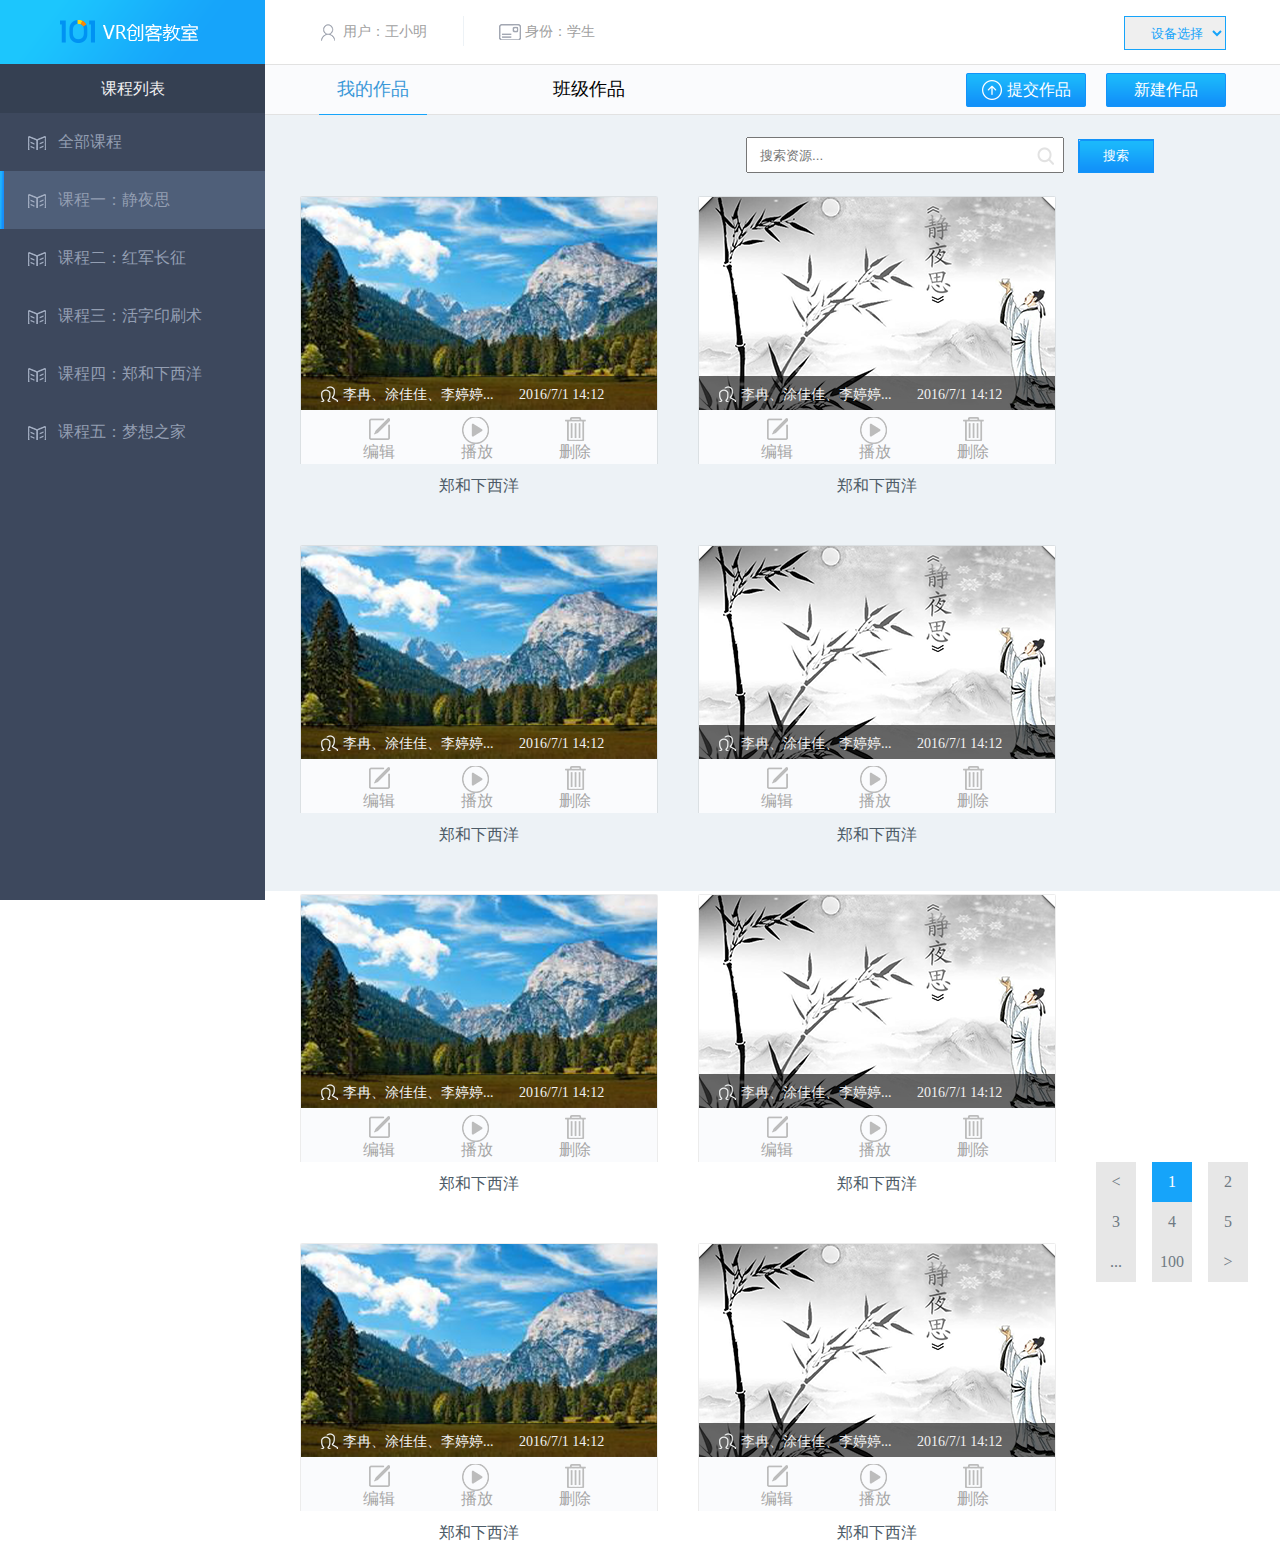
<file: week one/index.html>
<!DOCTYPE html>
<html lang="en">

<head>
    <meta charset="UTF-8">
    <meta name="viewport" content="width=device-width, initial-scale=1.0">
    <meta http-equiv="X-UA-Compatible" content="ie=edge">
    <title>VR创客教室</title>
    <link rel="stylesheet" href="../reset.css">
    <link rel="stylesheet" href="style.css">
    <script src="index.js"></script>
</head>

<body>
    <div class="l-sidebar">
        <div class="vr-logo-box">
            <a href="javascript:;" title="101 VR创客教室" class="vr-logo">
                <img src="images/logo.png" alt="">
            </a>
        </div>
        <div class="vr-class">
            <div class="vr-class-title">
                课程列表
            </div>
            <ul class="vr-class-list">
                <li>
                    <a href="javascript:;" class="vr-class-item">全部课程</a>
                </li>
                <li class="ui-on">
                    <a href="javascript:;" class="vr-class-item">课程一：静夜思</a>
                </li>
                <li>
                    <a href="javascript:;" class="vr-class-item">课程二：红军长征</a>
                </li>
                <li>
                    <a href="javascript:;" class="vr-class-item">课程三：活字印刷术</a>
                </li>
                <li>
                    <a href="javascript:;" class="vr-class-item">课程四：郑和下西洋</a>
                </li>
                <li>
                    <a href="javascript:;" class="vr-class-item">课程五：梦想之家</a>
                </li>
            </ul>
        </div>
    </div>
    <div class="l-content">
        <div class="l-top">
            <div class="user-info">
                <div class="user-info-item">
                    <span class="vr-icon vr-icon-user"></span>
                    <span class="user-info__text">用户：王小明</span>
                </div>
                <div class="user-info-item">
                    <div class="user-info-apart">

                    </div>
                </div>
                <div class="user-info-item">
                    <span class="vr-icon vr-icon-id"></span>
                    <span class="user-info__text">身份：学生</span>
                </div>

            </div>
            <div class="vr-extend">
                <select name="设备选择" id="">
                    <option value="手机">设备选择</option>
                </select>
            </div>
        </div>
        <div class="l-main">
            <div class="l-main__hd">
                <ul class="vr-tab">
                    <li class="var-tab__items choose-this">我的作品</li>
                    <li class="var-tab__items">班级作品</li>
                </ul>
                <ul class="vr-btns-group">
                    <li class="vr-btn vr-btn-updata"><i class="vr-icon vr-icon-updata "></i>提交作品</li>
                    <li class="vr-brn vr-btn-new" id="newadd" <i class="vr-icon vr-icon-new ">
                        </i>新建作品</li>
                </ul>
            </div>
            <div class="l-main__bd">
                <div class="vr-search">
                    <input type="text" placeholder="搜索资源...">
                    <i class="vr-icon vr-icon-search"></i>
                    <button>搜索</button>
                </div>
                <div class="vr-card-main ">
                    <ul class="vr-card-info">
                        <a href="" title="李冉、涂佳佳、李婷、张婷、张三、李四、王小明、张三丰、黎明">
                            <li class="vr-card-item">

                                <div class="item-top">
                                    <div class="item-member">
                                        李冉、涂佳佳、李婷婷...
                                    </div>

                                    <div class="item-time">
                                        2016/7/1 14:12

                                    </div>
                                </div>
                                <div class="item-ft">
                                    <ul class="card-button-group">
                                        <li class="button-icon-edit">编辑</li>
                                        <li class="button-icon-play">播放</li>
                                        <li class="button-icon-delete">删除</li>

                                    </ul>
                                </div>
                                <div class="card-item-title">
                                    郑和下西洋

                                </div>

                            </li>
                        </a>
                        <a href="" title="李冉、涂佳佳、李婷、张婷、张三、李四、王小明、张三丰、黎明">
                            <li class="vr-card-item even-number">
                                <div class="item-top">
                                    <div class="item-member">
                                        李冉、涂佳佳、李婷婷...
                                    </div>

                                    <div class="item-time">
                                        2016/7/1 14:12

                                    </div>
                                </div>
                                <div class="item-ft">
                                    <ul class="card-button-group">
                                        <li class="button-icon-edit">编辑</li>
                                        <li class="button-icon-play">播放</li>
                                        <li class="button-icon-delete">删除</li>

                                    </ul>
                                </div>
                                <div class="card-item-title">
                                    郑和下西洋

                                </div>
                            </li>
                        </a>
                        <a href="" title="李冉、涂佳佳、李婷、张婷、张三、李四、王小明、张三丰、黎明">
                            <li class="vr-card-item">
                                <div class="item-top">
                                    <div class="item-member">
                                        李冉、涂佳佳、李婷婷...
                                    </div>

                                    <div class="item-time">
                                        2016/7/1 14:12

                                    </div>
                                </div>
                                <div class="item-ft">
                                    <ul class="card-button-group">
                                        <li class="button-icon-edit">编辑</li>
                                        <li class="button-icon-play">播放</li>
                                        <li class="button-icon-delete">删除</li>

                                    </ul>
                                </div>
                                <div class="card-item-title">
                                    郑和下西洋

                                </div>
                            </li>
                        </a>
                        <a href="" title="李冉、涂佳佳、李婷、张婷、张三、李四、王小明、张三丰、黎明">
                            <li class="vr-card-item even-number">
                                <div class="item-top">
                                    <div class="item-member">
                                        李冉、涂佳佳、李婷婷...
                                    </div>

                                    <div class="item-time">
                                        2016/7/1 14:12

                                    </div>
                                </div>
                                <div class="item-ft">
                                    <ul class="card-button-group">
                                        <li class="button-icon-edit">编辑</li>
                                        <li class="button-icon-play">播放</li>
                                        <li class="button-icon-delete">删除</li>

                                    </ul>
                                </div>
                                <div class="card-item-title">
                                    郑和下西洋

                                </div>
                            </li>
                        </a>
                        <a href="" title="李冉、涂佳佳、李婷、张婷、张三、李四、王小明、张三丰、黎明">
                            <li class="vr-card-item">
                                <div class="item-top">
                                    <div class="item-member">
                                        李冉、涂佳佳、李婷婷...
                                    </div>

                                    <div class="item-time">
                                        2016/7/1 14:12

                                    </div>
                                </div>
                                <div class="item-ft">
                                    <ul class="card-button-group">
                                        <li class="button-icon-edit">编辑</li>
                                        <li class="button-icon-play">播放</li>
                                        <li class="button-icon-delete">删除</li>

                                    </ul>
                                </div>
                                <div class="card-item-title">
                                    郑和下西洋

                                </div>
                            </li>
                        </a>
                        <a href="" title="李冉、涂佳佳、李婷、张婷、张三、李四、王小明、张三丰、黎明">
                            <li class="vr-card-item even-number">
                                <div class="item-top">
                                    <div class="item-member">
                                        李冉、涂佳佳、李婷婷...
                                    </div>

                                    <div class="item-time">
                                        2016/7/1 14:12

                                    </div>
                                </div>
                                <div class="item-ft">
                                    <ul class="card-button-group">
                                        <li class="button-icon-edit">编辑</li>
                                        <li class="button-icon-play">播放</li>
                                        <li class="button-icon-delete">删除</li>

                                    </ul>
                                </div>
                                <div class="card-item-title">
                                    郑和下西洋

                                </div>
                            </li>
                        </a>
                        <a href="" title="李冉、涂佳佳、李婷、张婷、张三、李四、王小明、张三丰、黎明">
                            <li class="vr-card-item">
                                <div class="item-top">
                                    <div class="item-member">
                                        李冉、涂佳佳、李婷婷...
                                    </div>

                                    <div class="item-time">
                                        2016/7/1 14:12

                                    </div>
                                </div>
                                <div class="item-ft">
                                    <ul class="card-button-group">
                                        <li class="button-icon-edit">编辑</li>
                                        <li class="button-icon-play">播放</li>
                                        <li class="button-icon-delete">删除</li>

                                    </ul>
                                </div>
                                <div class="card-item-title">
                                    郑和下西洋

                                </div>
                            </li>
                        </a>
                        <a href="" title="李冉、涂佳佳、李婷、张婷、张三、李四、王小明、张三丰、黎明">
                            <li class="vr-card-item even-number">
                                <div class="item-top">
                                    <div class="item-member">
                                        李冉、涂佳佳、李婷婷...
                                    </div>

                                    <div class="item-time">
                                        2016/7/1 14:12

                                    </div>
                                </div>
                                <div class="item-ft">
                                    <ul class="card-button-group">
                                        <li class="button-icon-edit">编辑</li>
                                        <li class="button-icon-play">播放</li>
                                        <li class="button-icon-delete">删除</li>

                                    </ul>
                                </div>
                                <div class="card-item-title">
                                    郑和下西洋

                                </div>
                            </li>
                        </a>
                    </ul>
                </div>
                <div class="l-ft">
                    <ul class="vr-card-pages">
                        <li class="pages-item">&lt;</li>
                        <li class="pages-item now">1</li>
                        <li class="pages-item">2</li>
                        <li class="pages-item">3</li>
                        <li class="pages-item">4</li>
                        <li class="pages-item">5</li>
                        <li class="pages-item">...</li>
                        <li class="pages-item">100</li>
                        <li class="pages-item">&gt;</li>
                    </ul>
                </div>
            </div>


        </div>

    </div>
    <!-- 新建作品 -->
    <div class="new-works" id="addworks">
        <div class="works-title">
            新建作品
            <button id="works-close">
            
        </button>
        </div>
        <div class="works-main">
            <span>资源名称</span><input type="text" placeholder="真实世界-泰会玩" class="works-name"> <br>
            <span>作者</span><input type="text" class="works-authors"><br>
            <button id="btn-add-authors"></button>
            <span>配图</span><input type="text" class="works-img" placeholder="点击上传图片"> <br>
            <span>简介</span>
            <textarea name="" id="" cols="30" rows="10" class="works-introduce">《真实世界-泰会玩》第三站，我们来到清迈，清迈素有“泰北玫瑰”之称。二因他农山则是这座小城一道亮丽的风景线。这一站我们来探秘因他农，因为这里不但藏着皇室的秘密花园，还有夏日炎炎中的几十度的温差，700年前的兰纳泰王朝的遗迹，而且这里还居住着神秘的“克伦族“人</textarea>
        </div>
        <div class="works-ft">
            <button class="submit">
                确定提交
            </button><br>
            <span>提交后显示在班级作品区</span>
        </div>

    </div>

    <!-- 成员 -->
    <div class="class-member" id="classmember">
        <div class="member-title">
            班级成员
            <button class="works-close"></button>
        </div>
        <div class="member-main">
            <div class="member-left">
                <div>
                    <input type="text" placeholder="搜索人名...">
                    <i class="search-name"></i>
                </div>

                <div class="member-list">
                    <ul>
                        <li>李明</li>
                        <li>张三疯</li>
                        <li>吴老二</li>
                        <li>斯琴高娃</li>
                        <li>周杰伦</li>
                        <li>吴克群</li>
                        <li>霍建华</li>
                        <li>张张站</li>
                        <li>李连杰</li>
                        <li>王宝强</li>
                        <li>李明</li>
                        <li>张三疯</li>
                        <li>李明</li>
                        <li>张三疯</li>

                    </ul>
                </div>

            </div>
            <div class="button-group">
                <button class="add"></button>
                <button class="delete"></button>

            </div>
            <div class="member-right">
                <ul>
                    <li>王小明</li>
                    <li>张强</li>
                    <li>李四</li>
                </ul>

            </div>
        </div>
        <div class="member-ft">
            <button class="confirm">
                
            </button>

        </div>

    </div>

</body>

</html>
</file>
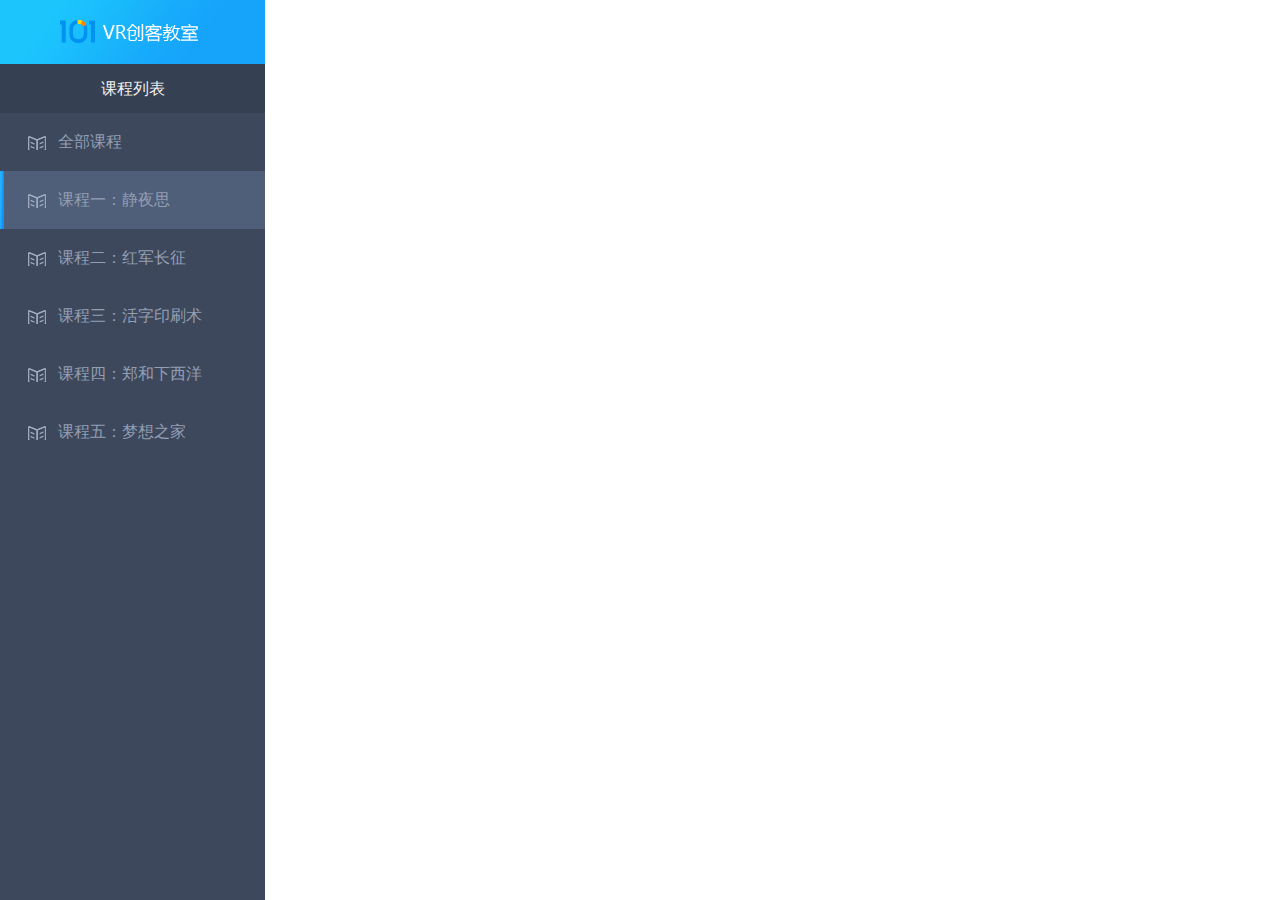
<file: week one/leftbar.html>
<!DOCTYPE html>
<html lang="en">

<head>
    <meta charset="UTF-8">
    <meta name="viewport" content="width=device-width, initial-scale=1.0">
    <meta http-equiv="X-UA-Compatible" content="ie=edge">
    <title>VR创客教室</title>
    <link rel="stylesheet" href="../reset.css">
    <link rel="stylesheet" href="style.css">
</head>

<body>
    <div class="l-sidebar">
        <div class="vr-logo-box">
            <a href="javascript:;" title="101 VR创客教室" class="vr-logo">
                <img src="images/logo.png" alt="">
            </a>
        </div>
        <div class="vr-class">
            <div class="vr-class-title">
                课程列表
            </div>
            <ul class="vr-class-list">
                <li>
                    <a href="javascript:;" class="vr-class-item">全部课程</a>
                </li>
                <li class="ui-on">
                    <a href="javascript:;" class="vr-class-item">课程一：静夜思</a>
                </li>
                <li>
                    <a href="javascript:;" class="vr-class-item">课程二：红军长征</a>
                </li>
                <li>
                    <a href="javascript:;" class="vr-class-item">课程三：活字印刷术</a>
                </li>
                <li>
                    <a href="javascript:;" class="vr-class-item">课程四：郑和下西洋</a>
                </li>
                <li>
                    <a href="javascript:;" class="vr-class-item">课程五：梦想之家</a>
                </li>
            </ul>
        </div>
    </div>
</body>

</html>
</file>
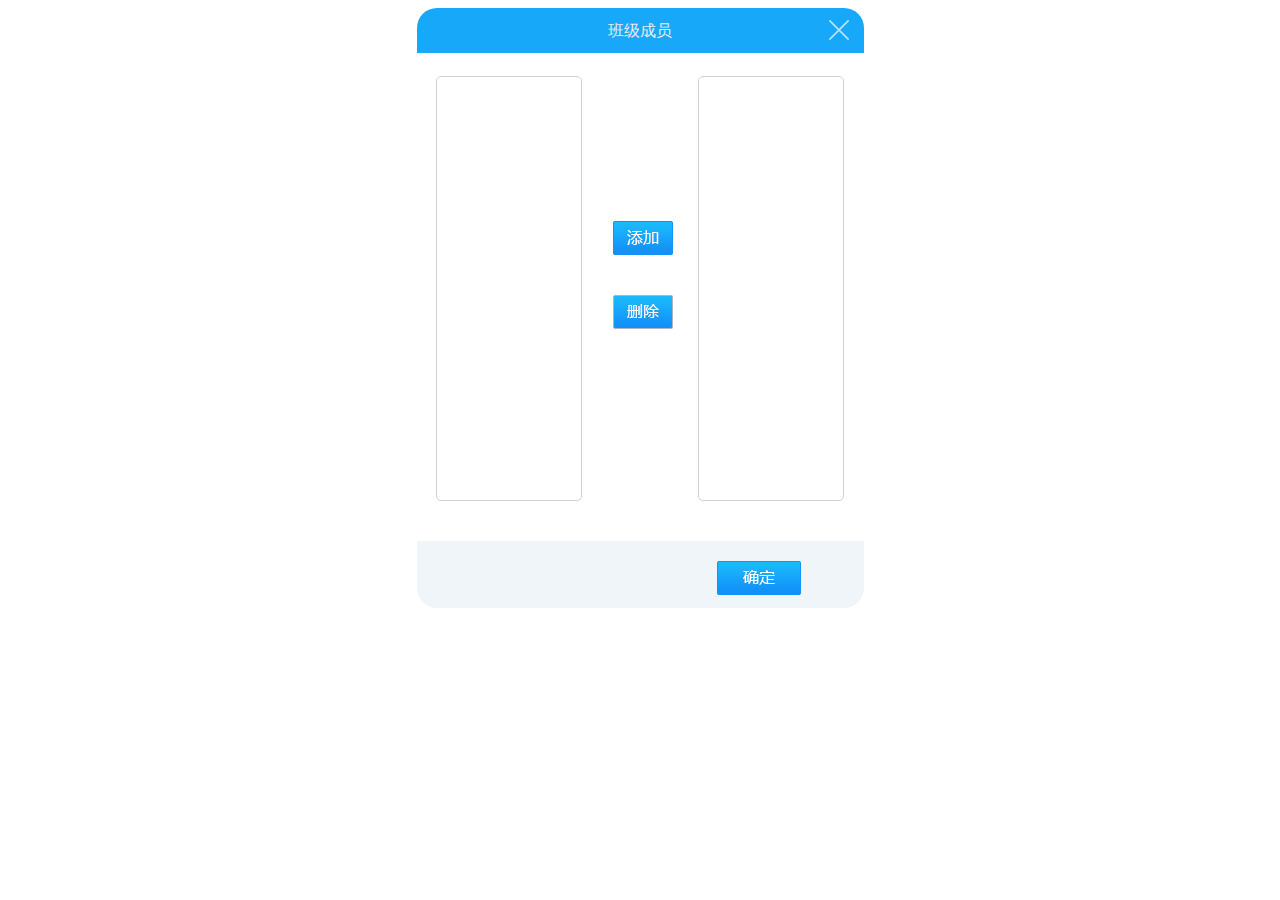
<file: week one/member.html>
<!DOCTYPE html>
<html lang="en">

<head>
    <meta charset="UTF-8">
    <meta name="viewport" content="width=device-width, initial-scale=1.0">
    <meta http-equiv="X-UA-Compatible" content="ie=edge">
    <title>班级成员</title>
    <link rel="stylesheet" href="member.css">
</head>

<body>
    <div class="class-member">
        <div class="member-title">
            班级成员
            <button class="works-close"></button>
        </div>
        <div class="member-main">
            <div class="member-left">

            </div>
            <div class="button-group">
                <button class="add"></button>
                <button class="delete"></button>

            </div>
            <div class="member-right">

            </div>
        </div>
        <div class="member-ft">
            <button class="confirm">
                
            </button>

        </div>

    </div>
</body>

</html>
</file>
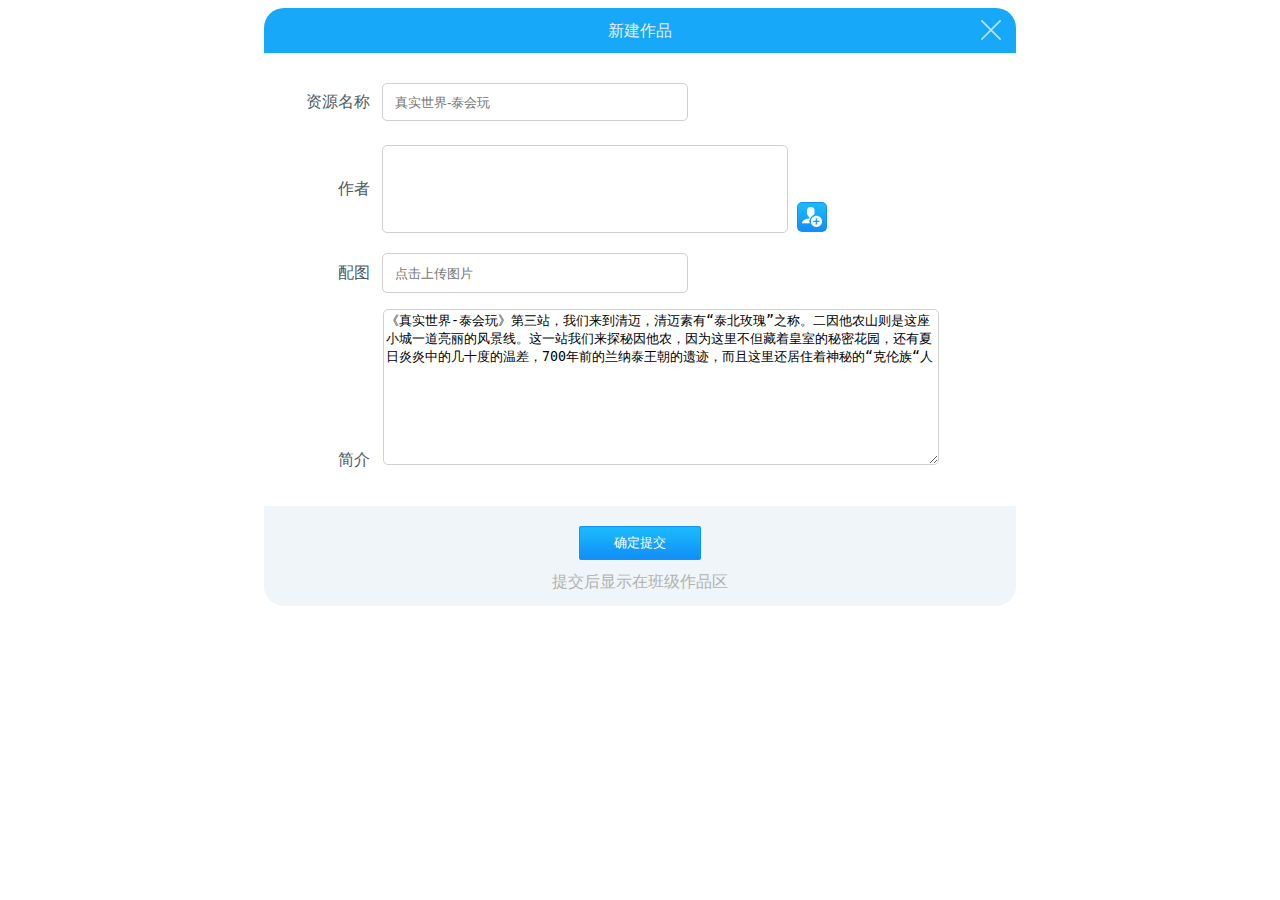
<file: week one/new-woks.html>
<!DOCTYPE html>
<html lang="en">

<head>
    <meta charset="UTF-8">
    <meta name="viewport" content="width=device-width, initial-scale=1.0">
    <meta http-equiv="X-UA-Compatible" content="ie=edge">
    <title>新建作品</title>
    <link rel="stylesheet" href="new-works.css">
</head>

<body>
    <div class="new-works">
        <div class="works-title">
            新建作品
            <button class="works-close">
            
        </button>
        </div>
        <div class="works-main">
            <span>资源名称</span><input type="text" placeholder="真实世界-泰会玩" class="works-name"> <br>
            <span>作者</span><input type="text" class="works-authors"><br>
            <button class="btn-add-authors"></button>
            <span>配图</span><input type="text" class="works-img" placeholder="点击上传图片"> <br>
            <span>简介</span>
            <textarea name="" id="" cols="30" rows="10" class="works-introduce">《真实世界-泰会玩》第三站，我们来到清迈，清迈素有“泰北玫瑰”之称。二因他农山则是这座小城一道亮丽的风景线。这一站我们来探秘因他农，因为这里不但藏着皇室的秘密花园，还有夏日炎炎中的几十度的温差，700年前的兰纳泰王朝的遗迹，而且这里还居住着神秘的“克伦族“人</textarea>
        </div>
        <div class="works-ft">
            <button class="submit">
                确定提交
            </button><br>
            <span>提交后显示在班级作品区</span>
        </div>

    </div>
</body>

</html>
</file>
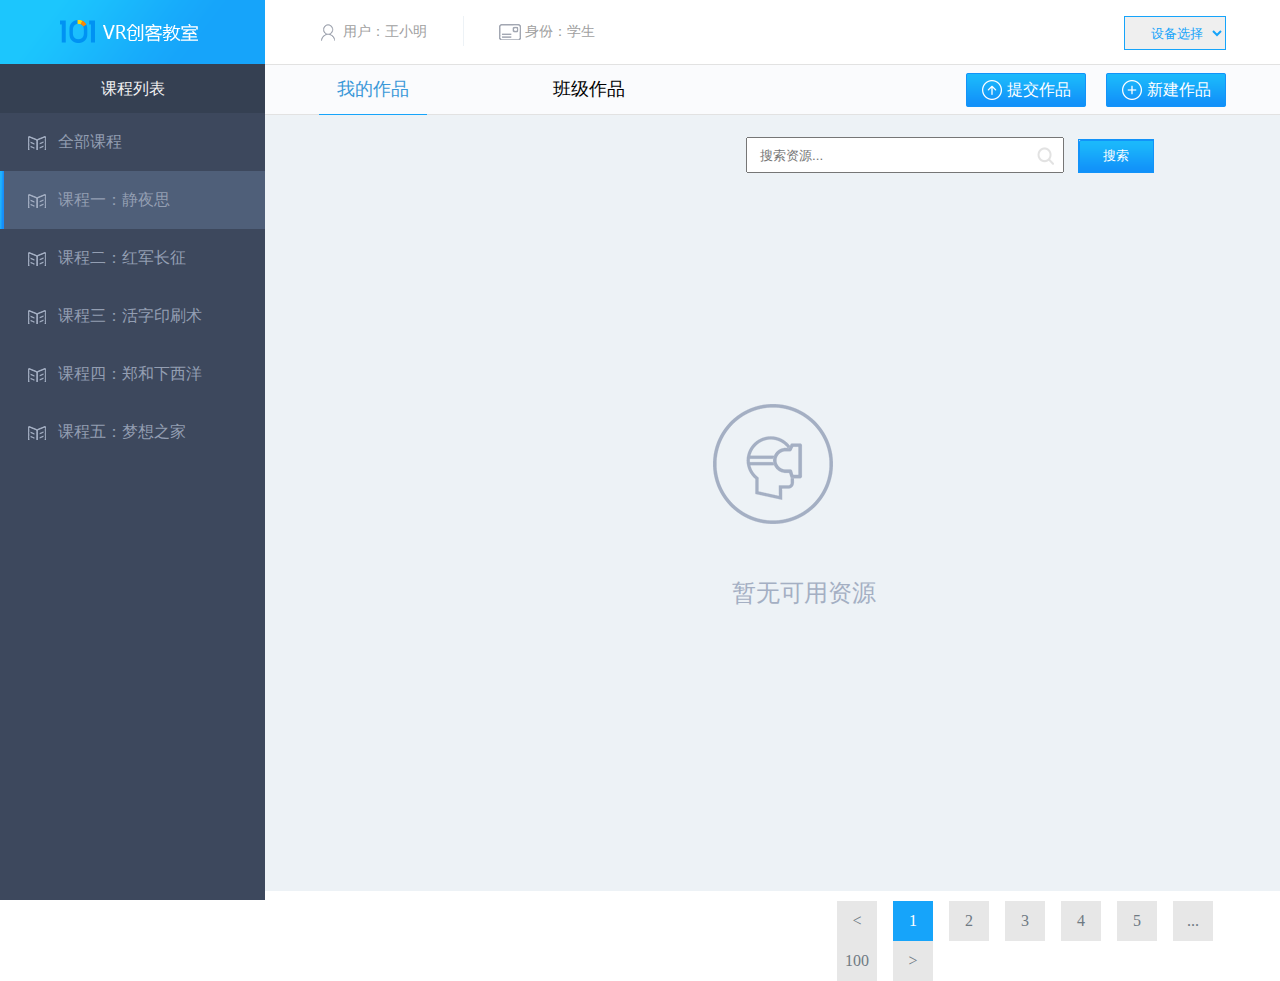
<file: week one/non-source.html>
<!DOCTYPE html>
<html lang="en">

<head>
    <meta charset="UTF-8">
    <meta name="viewport" content="width=device-width, initial-scale=1.0">
    <meta http-equiv="X-UA-Compatible" content="ie=edge">
    <title>VR创客教室</title>
    <link rel="stylesheet" href="../reset.css">
    <link rel="stylesheet" href="style.css">
</head>

<body>
    <div class="l-sidebar">
        <div class="vr-logo-box">
            <a href="javascript:;" title="101 VR创客教室" class="vr-logo">
                <img src="images/logo.png" alt="">
            </a>
        </div>
        <div class="vr-class">
            <div class="vr-class-title">
                课程列表
            </div>
            <ul class="vr-class-list">
                <li>
                    <a href="javascript:;" class="vr-class-item">全部课程</a>
                </li>
                <li class="ui-on">
                    <a href="javascript:;" class="vr-class-item">课程一：静夜思</a>
                </li>
                <li>
                    <a href="javascript:;" class="vr-class-item">课程二：红军长征</a>
                </li>
                <li>
                    <a href="javascript:;" class="vr-class-item">课程三：活字印刷术</a>
                </li>
                <li>
                    <a href="javascript:;" class="vr-class-item">课程四：郑和下西洋</a>
                </li>
                <li>
                    <a href="javascript:;" class="vr-class-item">课程五：梦想之家</a>
                </li>
            </ul>
        </div>
    </div>
    <div class="l-content">
        <div class="l-top">
            <div class="user-info">
                <div class="user-info-item">
                    <span class="vr-icon vr-icon-user"></span>
                    <span class="user-info__text">用户：王小明</span>
                </div>
                <div class="user-info-item">
                    <div class="user-info-apart">

                    </div>
                </div>
                <div class="user-info-item">
                    <span class="vr-icon vr-icon-id"></span>
                    <span class="user-info__text">身份：学生</span>
                </div>

            </div>
            <div class="vr-extend">
                <select name="设备选择" id="">
                    <option value="手机">设备选择</option>
                </select>
            </div>
        </div>
        <div class="l-main">
            <div class="l-main__hd">
                <ul class="vr-tab">
                    <li class="var-tab__items choose-this">我的作品</li>
                    <li class="var-tab__items">班级作品</li>
                </ul>
                <ul class="vr-btns-group">
                    <li class="vr-btn vr-btn-updata"><i class="vr-icon vr-icon-updata "></i>提交作品</li>
                    <li class="vr-brn vr-btn-new"><i class="vr-icon vr-icon-new "></i>新建作品</li>
                </ul>
            </div>
            <div class="l-main__bd">
                <div class="vr-search">
                    <input type="text" placeholder="搜索资源...">
                    <i class="vr-icon vr-icon-search"></i>
                    <button>搜索</button>
                </div>
                <div class="vr-card-main no-source">
                    <span>暂无可用资源</span>
                </div>
                <div class="l-ft">
                    <ul class="vr-card-pages">
                        <li class="pages-item">&lt;</li>
                        <li class="pages-item now">1</li>
                        <li class="pages-item">2</li>
                        <li class="pages-item">3</li>
                        <li class="pages-item">4</li>
                        <li class="pages-item">5</li>
                        <li class="pages-item">...</li>
                        <li class="pages-item">100</li>
                        <li class="pages-item">&gt;</li>
                    </ul>
                </div>
            </div>


        </div>

    </div>
</body>

</html>
</file>
<file: week one/style.css>
@charset "utf-8";
            /* 左侧边栏 */
            
            .l-sidebar {
                position: absolute;
                top: 0;
                left: 0;
                bottom: 0;
                width: 265px;
                background: #3d485d;
            }
            /* logo */
            
            .vr-logo-box {
                height: 64px;
                background-image: url(images/logo_bg.png)
            }
            
            .vr-logo img {
                margin-top: 20px;
                margin-left: 60px;
            }
            /* 课程 */
            
            .vr-class-title {
                height: 49px;
                background: #354052;
                color: #f2f2f2;
                font-size: 16px;
                font-family: 微软雅黑;
                text-align: center;
                line-height: 49px;
            }
            
            .vr-class-list li {
                height: 58px;
                cursor: pointer;
                position: relative;
            }
            
            .vr-class-list li.ui-on {
                color: #eff1f1;
                background: #4f5f79;
            }
            
            .vr-class-list li.ui-on::before {
                content: "";
                position: absolute;
                top: 0;
                left: 0;
                width: 4px;
                height: 100%;
                background-image: url(images/class-hover.png);
                background-size: 100% 100%;
                transition: width .5s;
            }
            
            .vr-class-item {
                position: relative;
                line-height: 58px;
                text-decoration: none;
                color: #939eb2;
                padding-left: 58px;
                background: url(images/icon_class_nor.png) no-repeat 28px 3px;
            }
            
            .vr-class-list li:hover::before {
                content: "";
                position: absolute;
                top: 0;
                left: 0;
                width: 100%;
                height: 100%;
                background-image: url(images/class-hover.png);
                background-size: 100% 100%;
                transition: width .5s;
            }
            
            .vr-class-list li:hover .vr-class-item {
                color: #ffffff;
                background: url(images/icon_class_pre.png) no-repeat 28px 3px;
            }
            /*内容  */
            
            .l-content {
                height: 100%;
                background: #edf2f6;
                margin-left: 265px;
            }
            
            .l-top {
                height: 64px;
                background: #ffffff;
                border-bottom: 1px solid #e2e2e2;
            }
            
            .l-top .user-info-item {
                padding: 0 16px;
                display: inline-block;
                color: #a0a0a0;
                position: relative;
            }
            
            .vr-icon {
                display: inline-block;
                width: 22px;
                height: 22px;
                vertical-align: middle;
                background: no-repeat;
                background-position: 50% 50%;
            }
            
            .user-info-item .vr-icon-user {
                margin-left: 36px;
                background: url(images/icon_user.png) no-repeat;
                background-position: 50% 50%;
            }
            
            .user-info-item .vr-icon-id {
                background: url(images/icon_id.png)no-repeat;
                background-position: 50% 50%;
            }
            
            .user-info-item .user-info__text {
                font-size: 14px;
                color: #a0a0a0;
                line-height: 64px;
            }
            
            .user-info-item .user-info-apart {
                width: 1px;
                height: 30px;
                background: #edf2f6;
                position: absolute;
                top: -20px;
            }
            
            .vr-extend {
                position: absolute;
                right: 54px;
                top: 16px;
                cursor: pointer;
            }
            
            .vr-extend select {
                width: 102px;
                height: 34px;
                padding-left: 15px;
                text-align: center;
                color: #16a4fa;
                border: 1px solid #16a4fa;
            }
            
            .l-main {
                position: relative;
            }
            
            .l-main__hd {
                position: relative;
                background: #fafbfd;
                height: 49px;
                cursor: pointer;
                border-bottom: 1px solid #e2e2e2;
            }
            
            .l-main .vr-tab li {
                float: left;
                width: 108px;
                margin-right: 54px;
                margin-left: 54px;
                text-align: center;
                line-height: 49px;
                font-size: 18px;
            }
            
            .vr-tab .choose-this {
                color: #3a98d8;
                border-bottom: 1px solid #16a4fa;
            }
            
            .l-main .vr-btns-group li {
                float: left;
                margin-top: 8px;
                position: relative;
            }
            
            .vr-btns-group {
                position: absolute;
                right: 54px;
                text-align: center;
            }
            
            .vr-btns-group .vr-btn-updata {
                width: 120px;
                height: 34px;
                color: #ffffff;
                text-align: center;
                line-height: 34px;
                margin-right: 20px;
                background: url(images/button-bg.png);
            }
            
            .vr-btns-group .vr-icon-updata {
                margin-right: 3px;
                background: url(images/updata.png) no-repeat;
            }
            
            .vr-btns-group .vr-btn-new {
                width: 120px;
                height: 34px;
                color: #ffffff;
                text-align: center;
                line-height: 34px;
                background: url(images/button-bg.png);
            }
            
            .vr-btns-group .vr-icon-new {
                margin-right: 3px;
                background: url(images/add.png) no-repeat;
            }
            
            .l-main__bd {
                height: 776px;
                position: absolute;
                top: 50px;
                left: 0;
                right: 0;
                background: #edf2f6;
            }
            
            .vr-search {
                position: absolute;
                right: 126px;
                top: 22px;
            }
            
            .vr-search input {
                width: 310px;
                height: 30px;
            }
            
            .vr-search .vr-icon-search {
                position: absolute;
                right: 95px;
                top: 10px;
                background: url(images/icon_search.png) no-repeat;
            }
            
            .vr-search button {
                border: 1px solid #1293f9;
                width: 76px;
                height: 34px;
                margin-left: 10px;
                color: #ffffff;
                cursor: pointer;
                background: url(images/button-bg.png);
            }
            
            .no-source {
                width: 100%;
                height: 90%;
                background-color: #a4afc3;
                background: url(images/no-source.png) no-repeat;
                background-position: 50% 50%;
            }
            
            .vr-card-main {
                width: 100%;
                height: 90%;
            }
            
            .vr-card-main span {
                font-size: 24px;
                color: #a4afc3;
                position: absolute;
                top: 60%;
                left: 46%;
            }
            
            .vr-card-info {
                height: 100%;
                margin-left: 35px;
            }
            
            .vr-card-item {
                float: left;
                position: relative;
                margin-top: 81px;
                margin-right: 40px;
                width: 358px;
                height: 268px;
                background: url(images/card-bg.png);
            }
            
            .even-number {
                float: left;
                position: relative;
                margin-top: 81px;
                margin-right: 40px;
                width: 358px;
                height: 268px;
                background: url(images/card-bg2.png);
            }
            
            .vr-card-item .item-top {
                position: absolute;
                top: 190px;
                left: 18px;
                background: url(images/Friends.png)no-repeat;
            }
            
            .item-top .item-member {
                display: inline;
                margin-left: 25px;
                margin-right: 22px;
                color: #f1f1f1;
                font-size: 14px;
            }
            
            .item-top .item-time {
                display: inline;
                color: #f1f1f1;
                font-size: 14px;
            }
            
            .vr-card-item .item-ft {
                width: 358px;
                height: 55px;
                position: absolute;
                bottom: 0px;
            }
            
            .item-ft ul {
                margin-top: 8px;
                height: 47px;
            }
            
            .item-ft ul li {
                float: left;
                width: 38px;
                height: 100%;
                margin-left: 60px;
                text-align: center;
                line-height: 70px;
                color: #a6a6a6;
            }
            
            .button-icon-edit {
                background: url(images/edit.png) no-repeat 9px 1px;
            }
            
            .button-icon-play {
                background: url(images/play.png) no-repeat 4px -1px;
            }
            
            .button-icon-delete {
                background: url(images/delet.png) no-repeat 9px 0px;
            }
            
            .button-icon-play:hover {
                color: #f5a425;
                background: url(images/play-hov.png) no-repeat 4px -1px;
            }
            
            .card-item-title {
                font-size: 16px;
                color: #4d5b67;
                position: absolute;
                bottom: -30px;
                width: 358px;
                text-align: center;
            }
            
            .l-ft {
                margin-top: 88px;
                margin-left: 572px;
            }
            
            .l-ft ul li {
                float: left;
                width: 40px;
                height: 40px;
                margin-right: 16px;
                background: #e7e7e7;
                text-align: center;
                line-height: 40px;
                color: #6f7a83;
            }
            
            .l-ft .now {
                background: #16a4fa;
                color: #ffffff;
            }
            
            #addworks {
                display: none;
            }
            
            .new-works {
                margin: 0 auto;
                width: 752px;
                height: 579px;
                border-radius: 20px;
                background: #ffffff;
                position: relative;
            }
            
            .works-title {
                height: 45px;
                width: 100%;
                background: #17a8fa;
                border-top-left-radius: 20px;
                border-top-right-radius: 20px;
                border-bottom-left-radius: 0px;
                border-bottom-right-radius: 0px;
                text-align: center;
                line-height: 45px;
                color: #e5edf2;
            }
            
            #works-close {
                border: none;
                width: 20px;
                height: 20px;
                position: absolute;
                right: 15px;
                top: 12px;
                background: url(images/btn_close_nor.png) no-repeat;
            }
            
            .works-close:hover {
                background: url(images/btn_close_hov.png) no-repeat;
            }
            
            .works-close:active {
                background: url(images/btn_close_pre.png) no-repeat;
            }
            
            .works-main {
                width: 100%;
                margin-left: 42px;
                margin-top: 30px;
                color: #4d5b67;
            }
            
            .works-main span {
                width: 64px;
                display: inline-block;
                text-align: right;
            }
            
            .works-main input {
                border: 1px solid #d0d0d0;
                border-radius: 5px;
                margin-left: 12px;
            }
            
            .works-main .works-name {
                height: 34px;
                width: 300px;
                margin-bottom: 24px;
            }
            
            .works-main .works-authors {
                width: 400px;
                height: 84px;
                margin-bottom: 20px;
            }
            
            #btn-add-authors {
                position: absolute;
                top: 194px;
                left: 533px;
                border: none;
                width: 30px;
                height: 30px;
                border-radius: 5px;
                background: url(images/btn_add_nor.png) no-repeat;
            }
            
            .btn-add-authors:hover {
                background: url(images/btn_add_hov.png) no-repeat;
            }
            
            .btn-add-authors:active {
                background: url(images/btn_add_pre.png) no-repeat;
            }
            
            .works-main .works-img {
                width: 300px;
                height: 36px;
                margin-bottom: 16px;
            }
            
            .works-main .works-img input {
                position: absolute;
                right: 0;
                top: 0;
                opacity: 0;
            }
            
            input::-webkit-input-placeholder {
                padding-left: 10px;
            }
            
            input::-moz-placeholder {
                padding-left: 10px;
            }
            
            .works-introduce {
                width: 550px;
                margin-left: 9px;
                border: 1px solid #d0d0d0;
                border-radius: 5px;
            }
            
            .works-ft {
                width: 100%;
                height: 100px;
                background: #f0f5f9;
                border-bottom-left-radius: 20px;
                border-bottom-right-radius: 20px;
                text-align: center;
                margin-top: 35px;
            }
            
            .works-ft button {
                margin-top: 20px;
                width: 122px;
                height: 34px;
                border: none;
                color: #ffffff;
                background: url(images/btn-submit.png) no-repeat;
            }
            
            .works-ft span {
                color: #b2b2b2;
                display: inline-block;
                margin-top: 12px;
            }
            
            .class-member {
                margin: 0 auto;
                width: 447px;
                height: 580px;
                border-radius: 20px;
                background: #ffffff;
                position: relative;
            }
            
            .member-title {
                height: 45px;
                width: 100%;
                background: #17a8fa;
                border-top-left-radius: 20px;
                border-top-right-radius: 20px;
                border-bottom-left-radius: 0px;
                border-bottom-right-radius: 0px;
                text-align: center;
                line-height: 45px;
                color: #e5edf2;
            }
            
            .works-close {
                border: none;
                width: 20px;
                height: 20px;
                position: absolute;
                right: 15px;
                top: 12px;
                background: url(images/btn_close_nor.png) no-repeat;
            }
            
            .works-close:hover {
                background: url(images/btn_close_hov.png) no-repeat;
            }
            
            .works-close:active {
                background: url(images/btn_close_pre.png) no-repeat;
            }
            
            #classmember {
                display: none;
            }
            
            .class-member {
                margin: 0 auto;
                width: 447px;
                height: 580px;
                border-radius: 20px;
                background: #ffffff;
                position: relative;
                top: -579px;
                left: -93px;
            }
            
            .member-title {
                height: 45px;
                width: 100%;
                background: #17a8fa;
                border-top-left-radius: 20px;
                border-top-right-radius: 20px;
                border-bottom-left-radius: 0px;
                border-bottom-right-radius: 0px;
                text-align: center;
                line-height: 45px;
                color: #e5edf2;
            }
            
            .works-close {
                border: none;
                width: 20px;
                height: 20px;
                position: absolute;
                right: 15px;
                top: 12px;
                background: url(images/btn_close_nor.png) no-repeat;
            }
            
            .works-close:hover {
                background: url(images/btn_close_hov.png) no-repeat;
            }
            
            .works-close:active {
                background: url(images/btn_close_pre.png) no-repeat;
            }
            
            .member-main {
                width: 100%;
                height: 445px;
            }
            
            .member-left {
                width: 144px;
                height: 423px;
                border: 1px solid #d0d0d0;
                border-radius: 5px;
                margin-top: 23px;
                margin-left: 19px;
            }
            
            .member-left input {
                width: 144px;
                height: 34px;
                border-top: none;
                border-left: none;
                border-right: none;
                color: #e9e9e9;
                border-top-left-radius: 5px;
                border-top-right-radius: 5px;
                border-bottom-left-radius: 0px;
                border-bottom-right-radius: 0px;
            }
            
            .member-left .search-name {
                width: 22px;
                height: 22px;
                background: url(images/icon_search.png) no-repeat;
                position: absolute;
                top: 80px;
                left: 140px;
            }
            
            .member-left .member-list {
                width: 144px;
                height: 385px;
                overflow: auto;
            }
            
            .member-list::-webkit-scrollbar {
                /*滚动条整体样式*/
                width: 10px;
                /*高宽分别对应横竖滚动条的尺寸*/
                height: 1px;
            }
            
            .member-list::-webkit-scrollbar-thumb {
                /*滚动条里面小方块*/
                border-radius: 10px;
                /* -webkit-box-shadow: inset 0 0 5px #bcbcbc; */
                background: #bcbcbc;
            }
            
            .member-list::-webkit-scrollbar-track {
                /*滚动条里面轨道*/
                /* -webkit-box-shadow: inset 0 0 5px #eeeeee; */
                border-radius: 10px;
                background: #eeeeee;
            }
            
            .member-left .member-list ul {
                margin-left: 10px;
                margin-top: 15px;
            }
            
            .member-left .member-list ul li {
                font-size: 14px;
                width: 113px;
                height: 26px;
                margin-bottom: 25px;
                color: #4d5b67;
                cursor: pointer;
                line-height: 26px;
            }
            
            .member-left .member-list ul li:hover {
                background: #f0f5f9;
            }
            
            .member-left .member-list ul li:active {
                background: #c3e5fa;
            }
            
            .member-right {
                position: absolute;
                top: 68px;
                right: 20px;
                width: 144px;
                height: 423px;
                border: 1px solid #d0d0d0;
                border-radius: 5px;
                margin-left: 260px;
            }
            
            .button-group {
                position: absolute;
                top: 68px;
                right: 175px;
                width: 98px;
                height: 423px;
            }
            
            button {
                border: none;
                width: 60px;
                height: 34px;
                margin-left: 22px;
            }
            
            .add {
                margin-top: 145px;
                margin-bottom: 40px;
                background: url(images/btn_ad_nor.png);
            }
            
            .add:hover {
                background: url(images/btn_ad_hov.png);
            }
            
            .add:disabled {
                background: url(images/btn_ad_dis.png);
            }
            
            .add:active {
                background: url(images/btn_ad_pre.png);
            }
            
            .delete {
                background: url(images/btn_delete_nor.png);
            }
            
            .delete:hover {
                background: url(images/btn_delete_hov.png);
            }
            
            .delete:disabled {
                background: url(images/btn_delete_dis.png);
            }
            
            .delete:active {
                background: url(images/btn_delete_pre.png);
            }
            
            .member-right ul {
                margin-left: 10px;
                margin-top: 15px;
            }
            
            .member-right ul li {
                font-size: 14px;
                margin-bottom: 25px;
                color: #4d5b67;
            }
            
            .member-ft {
                width: 100%;
                height: 67px;
                background: #f0f5f9;
                border-bottom-left-radius: 20px;
                border-bottom-right-radius: 20px;
                text-align: center;
                margin-top: 20px;
                position: relative;
            }
            
            .confirm {
                position: absolute;
                right: 63px;
                top: 20px;
                width: 84px;
                height: 34px;
                background: url(images/btn_submit_nor.png);
            }
            
            .confirm:hover {
                background: url(images/btn_submit_hov.png);
            }
            
            .confirm:disabled {
                background: url(images/btn_submit_dis.png);
            }
            
            .confirm:active {
                background: url(images/btn_submit_pre.png);
            }
            
            .member-main {
                width: 100%;
                height: 445px;
            }
            
            .member-left {
                width: 144px;
                height: 423px;
                border: 1px solid #d0d0d0;
                border-radius: 5px;
                margin-top: 23px;
                margin-left: 19px;
            }
            
            .member-right {
                position: absolute;
                top: 68px;
                right: 20px;
                width: 144px;
                height: 423px;
                border: 1px solid #d0d0d0;
                border-radius: 5px;
                margin-left: 260px;
            }
            
            .button-group {
                position: absolute;
                top: 68px;
                right: 175px;
                width: 98px;
                height: 423px;
            }
            
            button {
                border: none;
                width: 60px;
                height: 34px;
                margin-left: 22px;
            }
            
            .add {
                margin-top: 145px;
                margin-bottom: 40px;
                background: url(images/btn_ad_nor.png);
            }
            
            .add:hover {
                background: url(images/btn_ad_hov.png);
            }
            
            .add:disabled {
                background: url(images/btn_ad_dis.png);
            }
            
            .add:active {
                background: url(images/btn_ad_pre.png);
            }
            
            .delete {
                background: url(images/btn_delete_nor.png);
            }
            
            .delete:hover {
                background: url(images/btn_delete_hov.png);
            }
            
            .delete:disabled {
                background: url(images/btn_delete_dis.png);
            }
            
            .delete:active {
                background: url(images/btn_delete_pre.png);
            }
            
            .member-ft {
                width: 100%;
                height: 67px;
                background: #f0f5f9;
                border-bottom-left-radius: 20px;
                border-bottom-right-radius: 20px;
                text-align: center;
                margin-top: 20px;
                position: relative;
            }
            
            .confirm {
                position: absolute;
                right: 63px;
                top: 20px;
                width: 84px;
                height: 34px;
                background: url(images/btn_submit_nor.png);
            }
            
            .confirm:hover {
                background: url(images/btn_submit_hov.png);
            }
            
            .confirm:disabled {
                background: url(images/btn_submit_dis.png);
            }
            
            .confirm:active {
                background: url(images/btn_submit_pre.png);
            }
</file>
<file: week one/member.css>
.class-member {
    margin: 0 auto;
    width: 447px;
    height: 580px;
    border-radius: 20px;
    background: #ffffff;
    position: relative;
}

.member-title {
    height: 45px;
    width: 100%;
    background: #17a8fa;
    border-top-left-radius: 20px;
    border-top-right-radius: 20px;
    border-bottom-left-radius: 0px;
    border-bottom-right-radius: 0px;
    text-align: center;
    line-height: 45px;
    color: #e5edf2;
}

.works-close {
    border: none;
    width: 20px;
    height: 20px;
    position: absolute;
    right: 15px;
    top: 12px;
    background: url(images/btn_close_nor.png) no-repeat;
}

.works-close:hover {
    background: url(images/btn_close_hov.png) no-repeat;
}

.works-close:active {
    background: url(images/btn_close_pre.png) no-repeat;
}

.member-main {
    width: 100%;
    height: 445px;
}

.member-left {
    width: 144px;
    height: 423px;
    border: 1px solid #d0d0d0;
    border-radius: 5px;
    margin-top: 23px;
    margin-left: 19px;
}

.member-right {
    position: absolute;
    top: 68px;
    right: 20px;
    width: 144px;
    height: 423px;
    border: 1px solid #d0d0d0;
    border-radius: 5px;
    margin-left: 260px;
}

.button-group {
    position: absolute;
    top: 68px;
    right: 175px;
    width: 98px;
    height: 423px;
}

button {
    border: none;
    width: 60px;
    height: 34px;
    margin-left: 22px;
}

.add {
    margin-top: 145px;
    margin-bottom: 40px;
    background: url(images/btn_ad_nor.png);
}

.add:hover {
    background: url(images/btn_ad_hov.png);
}

.add:disabled {
    background: url(images/btn_ad_dis.png);
}

.add:active {
    background: url(images/btn_ad_pre.png);
}

.delete {
    background: url(images/btn_delete_nor.png);
}

.delete:hover {
    background: url(images/btn_delete_hov.png);
}

.delete:disabled {
    background: url(images/btn_delete_dis.png);
}

.delete:active {
    background: url(images/btn_delete_pre.png);
}

.member-ft {
    width: 100%;
    height: 67px;
    background: #f0f5f9;
    border-bottom-left-radius: 20px;
    border-bottom-right-radius: 20px;
    text-align: center;
    margin-top: 20px;
    position: relative;
}

.confirm {
    position: absolute;
    right: 63px;
    top: 20px;
    width: 84px;
    height: 34px;
    background: url(images/btn_submit_nor.png);
}

.confirm:hover {
    background: url(images/btn_submit_hov.png);
}

.confirm:disabled {
    background: url(images/btn_submit_dis.png);
}

.confirm:active {
    background: url(images/btn_submit_pre.png);
}
</file>
<file: week one/new-works.css>
@charset "utf-8";
.new-works {
    margin: 0 auto;
    width: 752px;
    height: 579px;
    border-radius: 20px;
    background: #ffffff;
    position: relative;
}

.works-title {
    height: 45px;
    width: 100%;
    background: #17a8fa;
    border-top-left-radius: 20px;
    border-top-right-radius: 20px;
    border-bottom-left-radius: 0px;
    border-bottom-right-radius: 0px;
    text-align: center;
    line-height: 45px;
    color: #e5edf2;
}

.works-close {
    border: none;
    width: 20px;
    height: 20px;
    position: absolute;
    right: 15px;
    top: 12px;
    background: url(images/btn_close_nor.png) no-repeat;
}

.works-close:hover {
    background: url(images/btn_close_hov.png) no-repeat;
}

.works-close:active {
    background: url(images/btn_close_pre.png) no-repeat;
}

.works-main {
    width: 100%;
    margin-left: 42px;
    margin-top: 30px;
    color: #4d5b67;
}

.works-main span {
    width: 64px;
    display: inline-block;
    text-align: right;
}

.works-main input {
    border: 1px solid #d0d0d0;
    border-radius: 5px;
    margin-left: 12px;
}

.works-main .works-name {
    height: 34px;
    width: 300px;
    margin-bottom: 24px;
}

.works-main .works-authors {
    width: 400px;
    height: 84px;
    margin-bottom: 20px;
}

.btn-add-authors {
    position: absolute;
    top: 194px;
    left: 533px;
    border: none;
    width: 30px;
    height: 30px;
    border-radius: 5px;
    background: url(images/btn_add_nor.png) no-repeat;
}

.btn-add-authors:hover {
    background: url(images/btn_add_hov.png) no-repeat;
}

.btn-add-authors:active {
    background: url(images/btn_add_pre.png) no-repeat;
}

.works-main .works-img {
    width: 300px;
    height: 36px;
    margin-bottom: 16px;
}

.works-main .works-img input {
    position: absolute;
    right: 0;
    top: 0;
    opacity: 0;
}

.works-main input::-webkit-input-placeholder {
    padding-left: 10px;
}

.works-main input::-moz-placeholder {
    padding-left: 10px;
}

.works-introduce {
    width: 550px;
    margin-left: 9px;
    border: 1px solid #d0d0d0;
    border-radius: 5px;
}

.works-ft {
    width: 100%;
    height: 100px;
    background: #f0f5f9;
    border-bottom-left-radius: 20px;
    border-bottom-right-radius: 20px;
    text-align: center;
    margin-top: 35px;
}

.works-ft button {
    margin-top: 20px;
    width: 122px;
    height: 34px;
    border: none;
    color: #ffffff;
    background: url(images/btn-submit.png) no-repeat;
}

.works-ft span {
    color: #b2b2b2;
    display: inline-block;
    margin-top: 12px;
}
</file>
